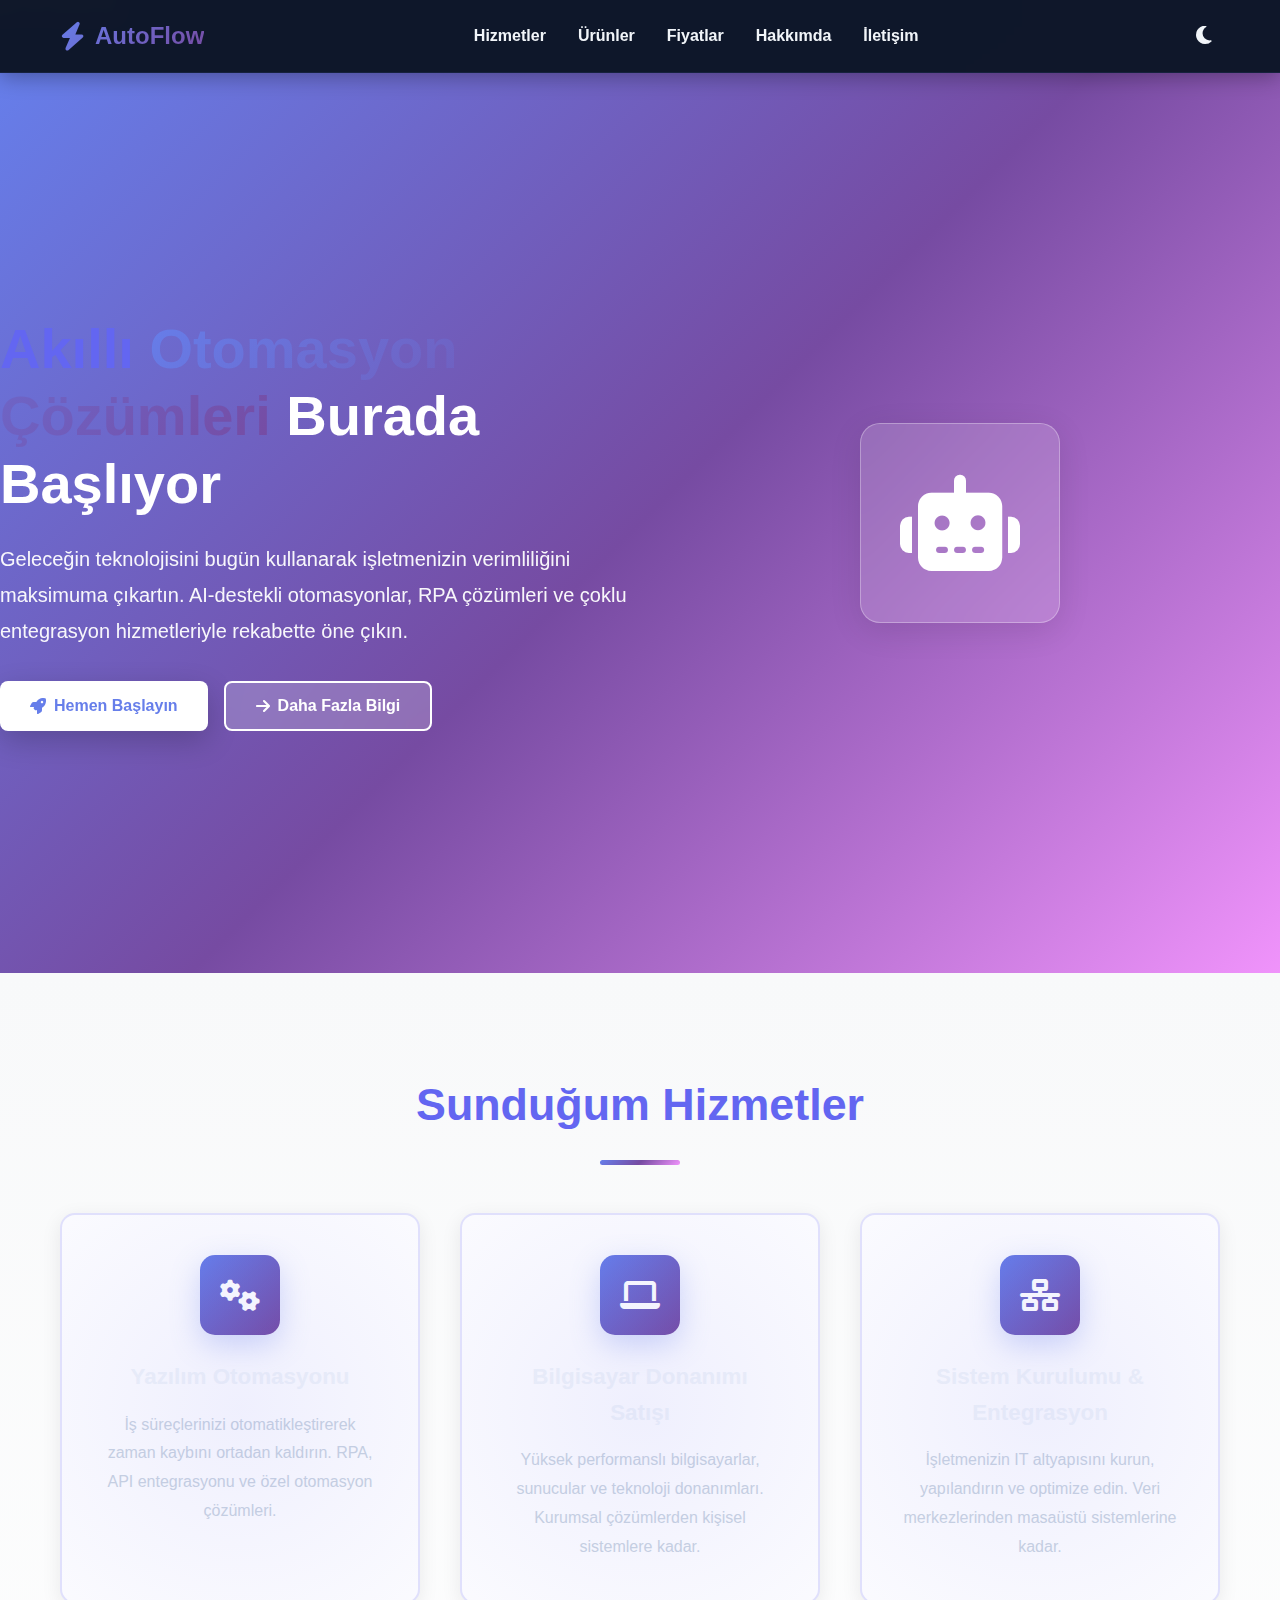
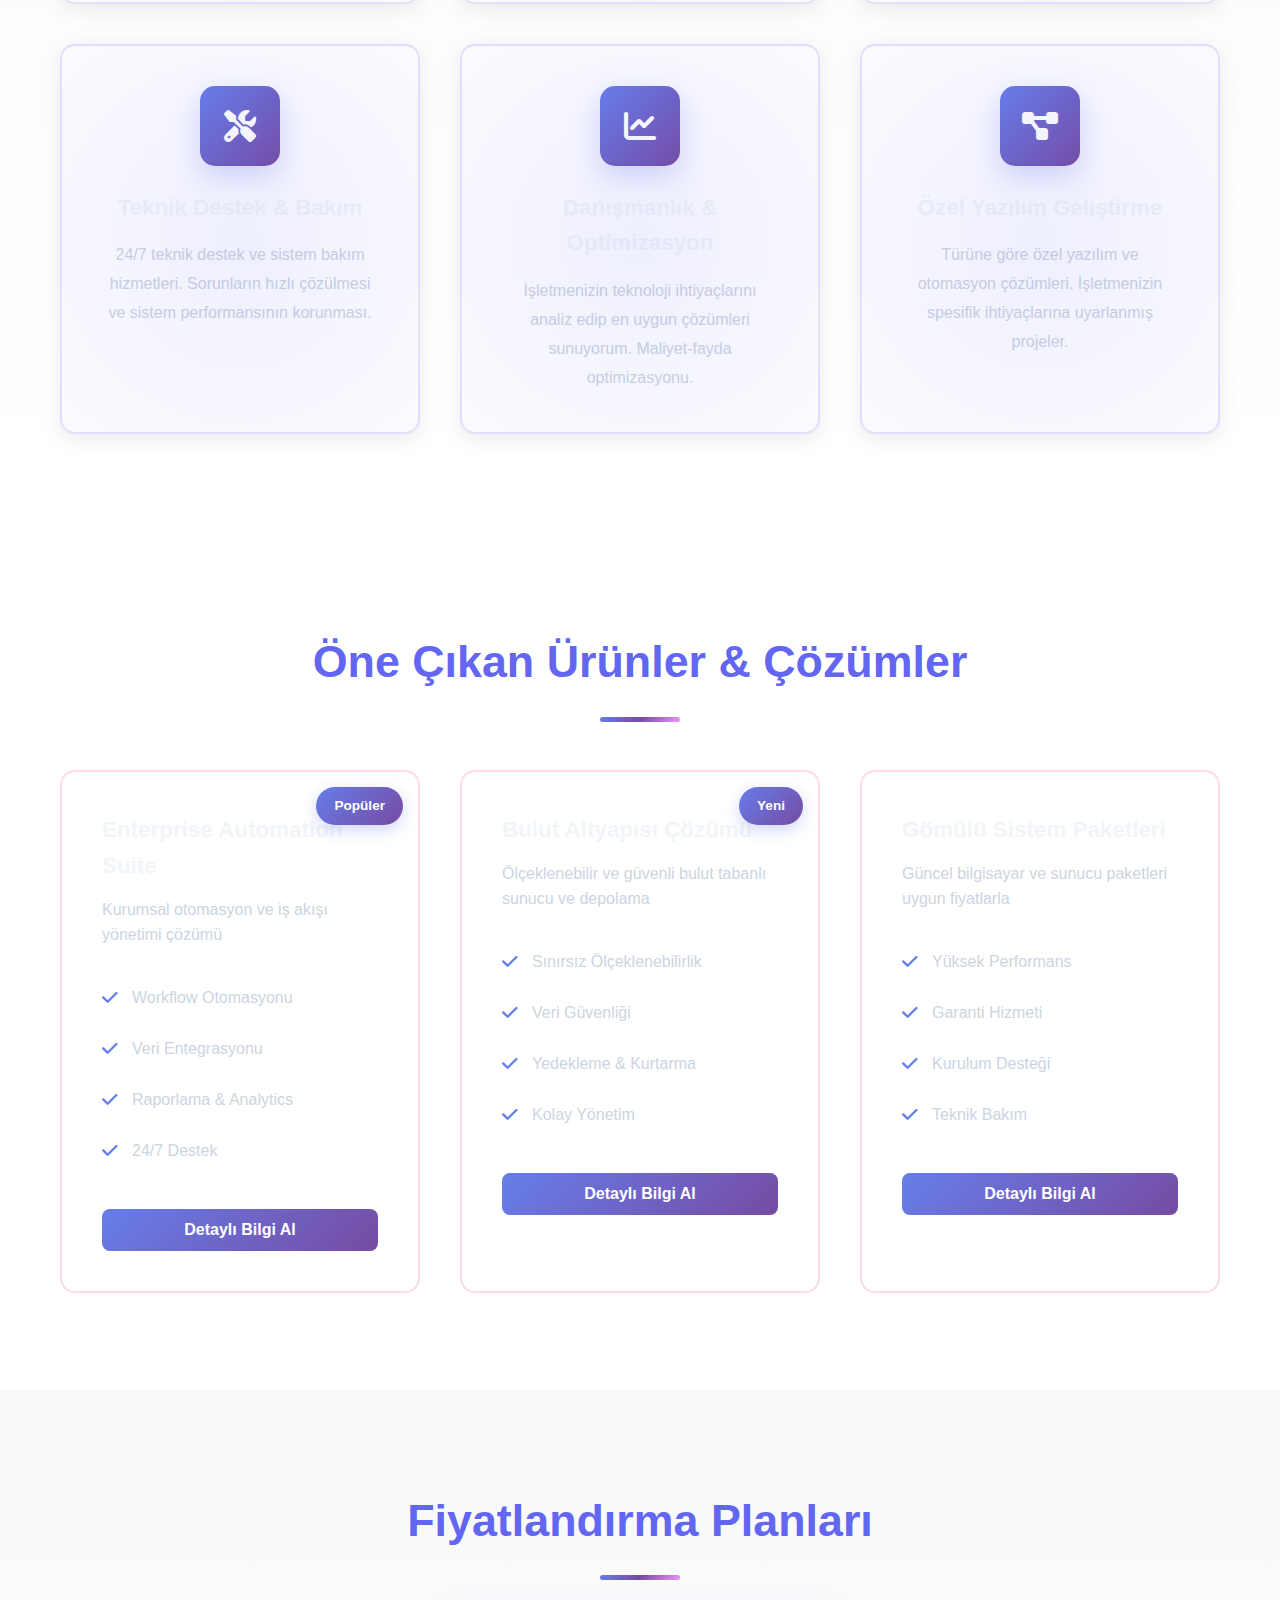
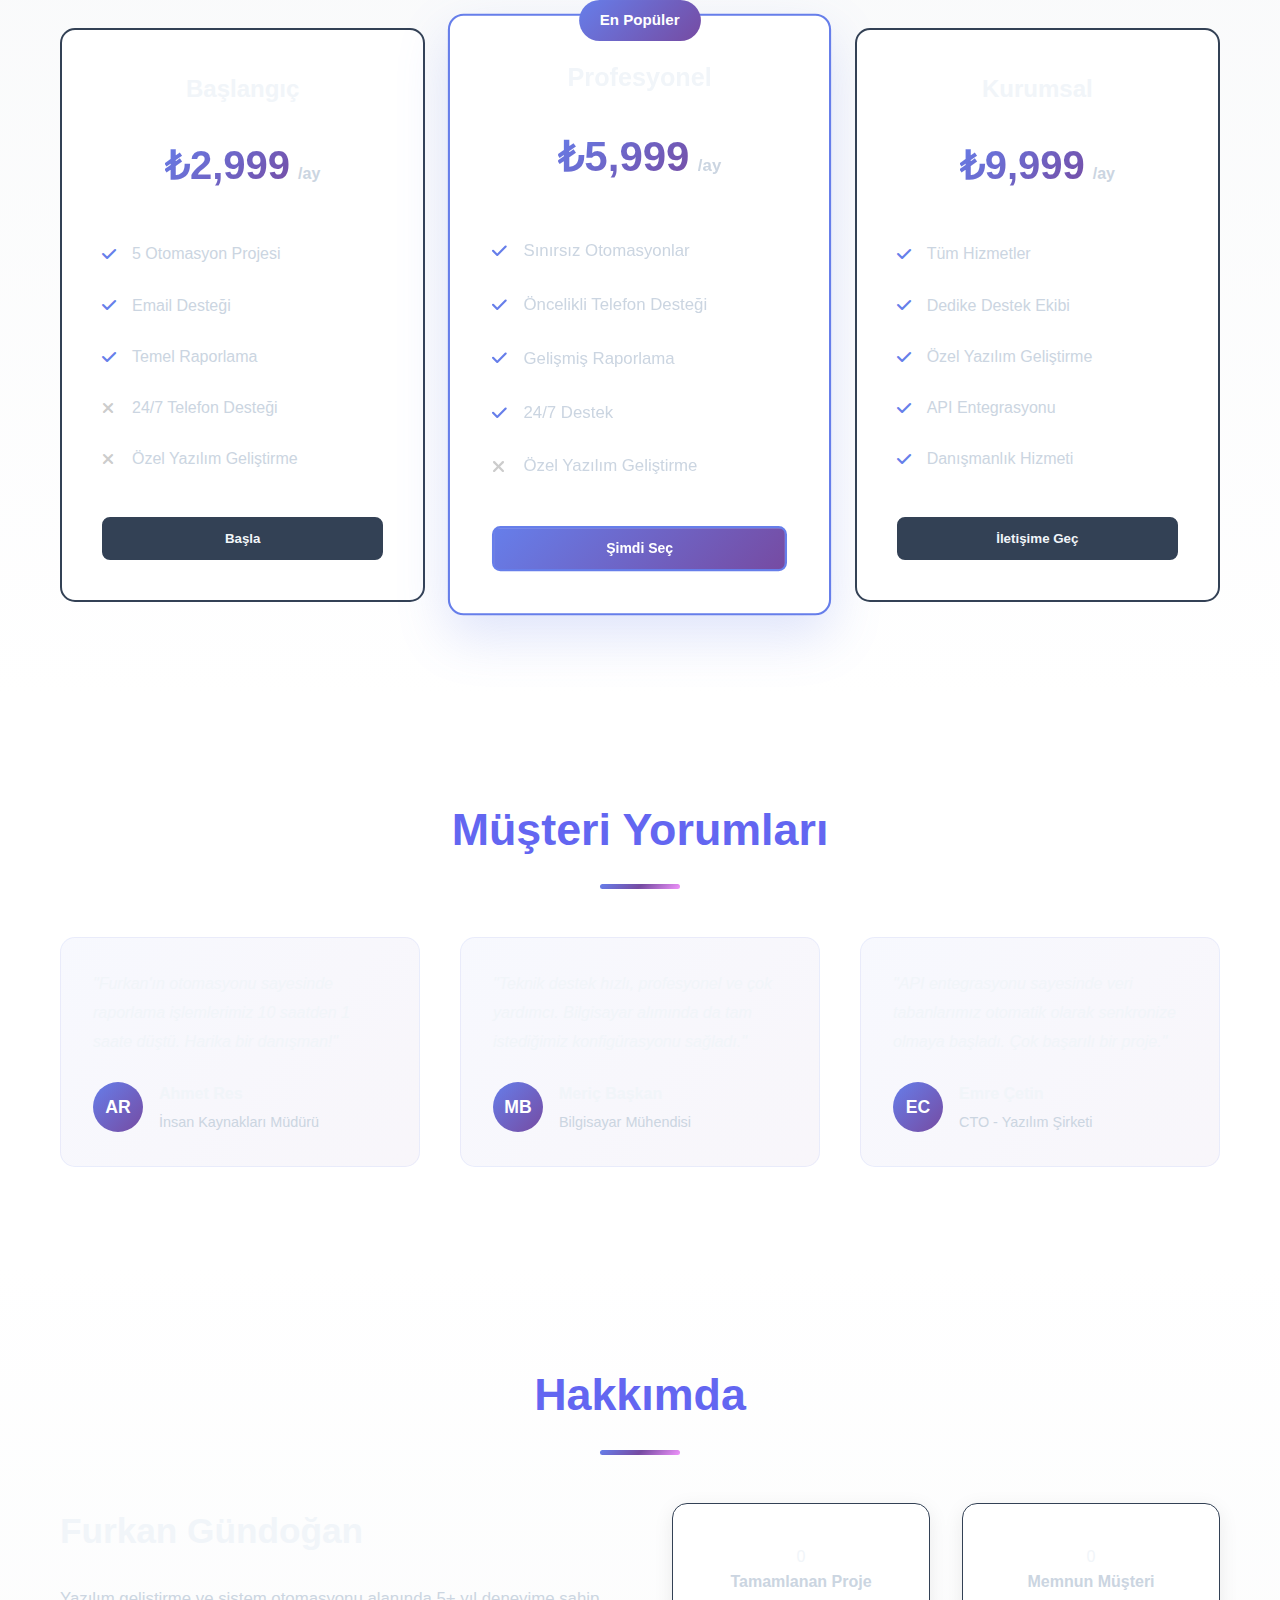
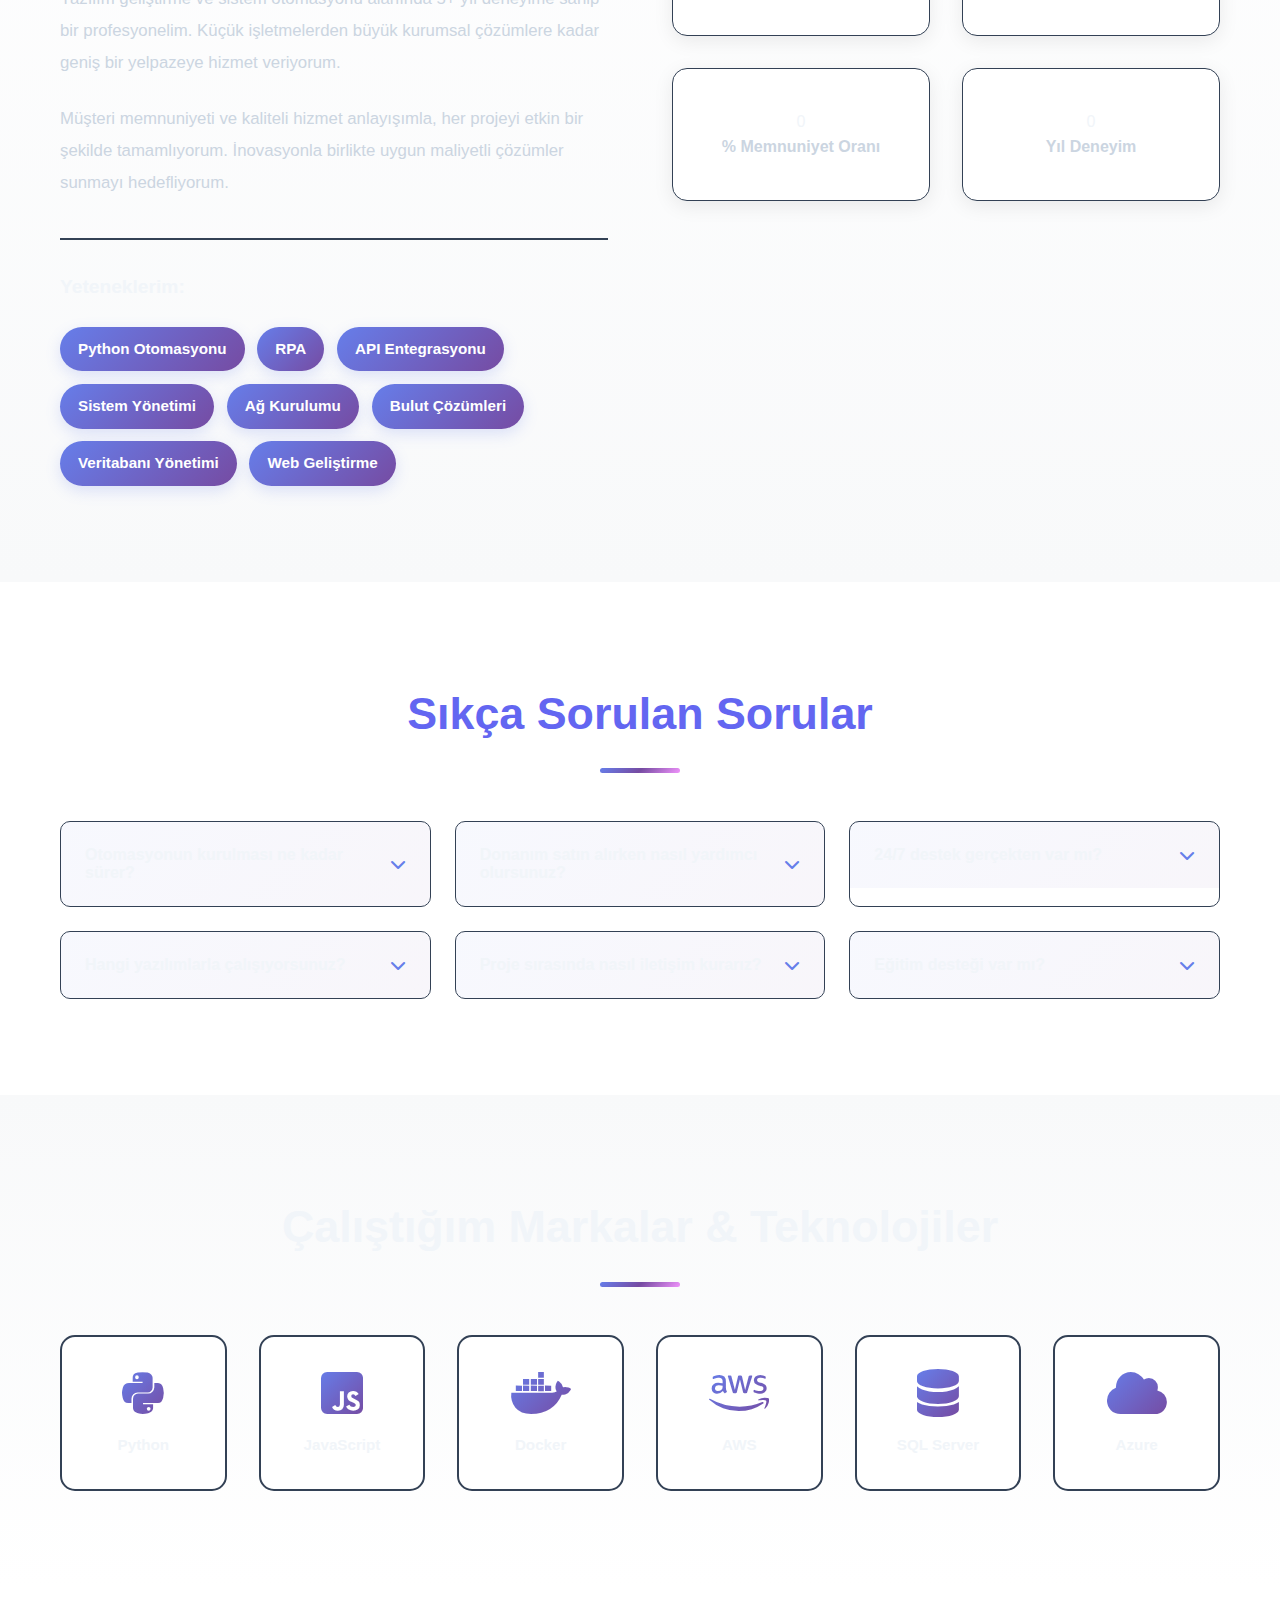
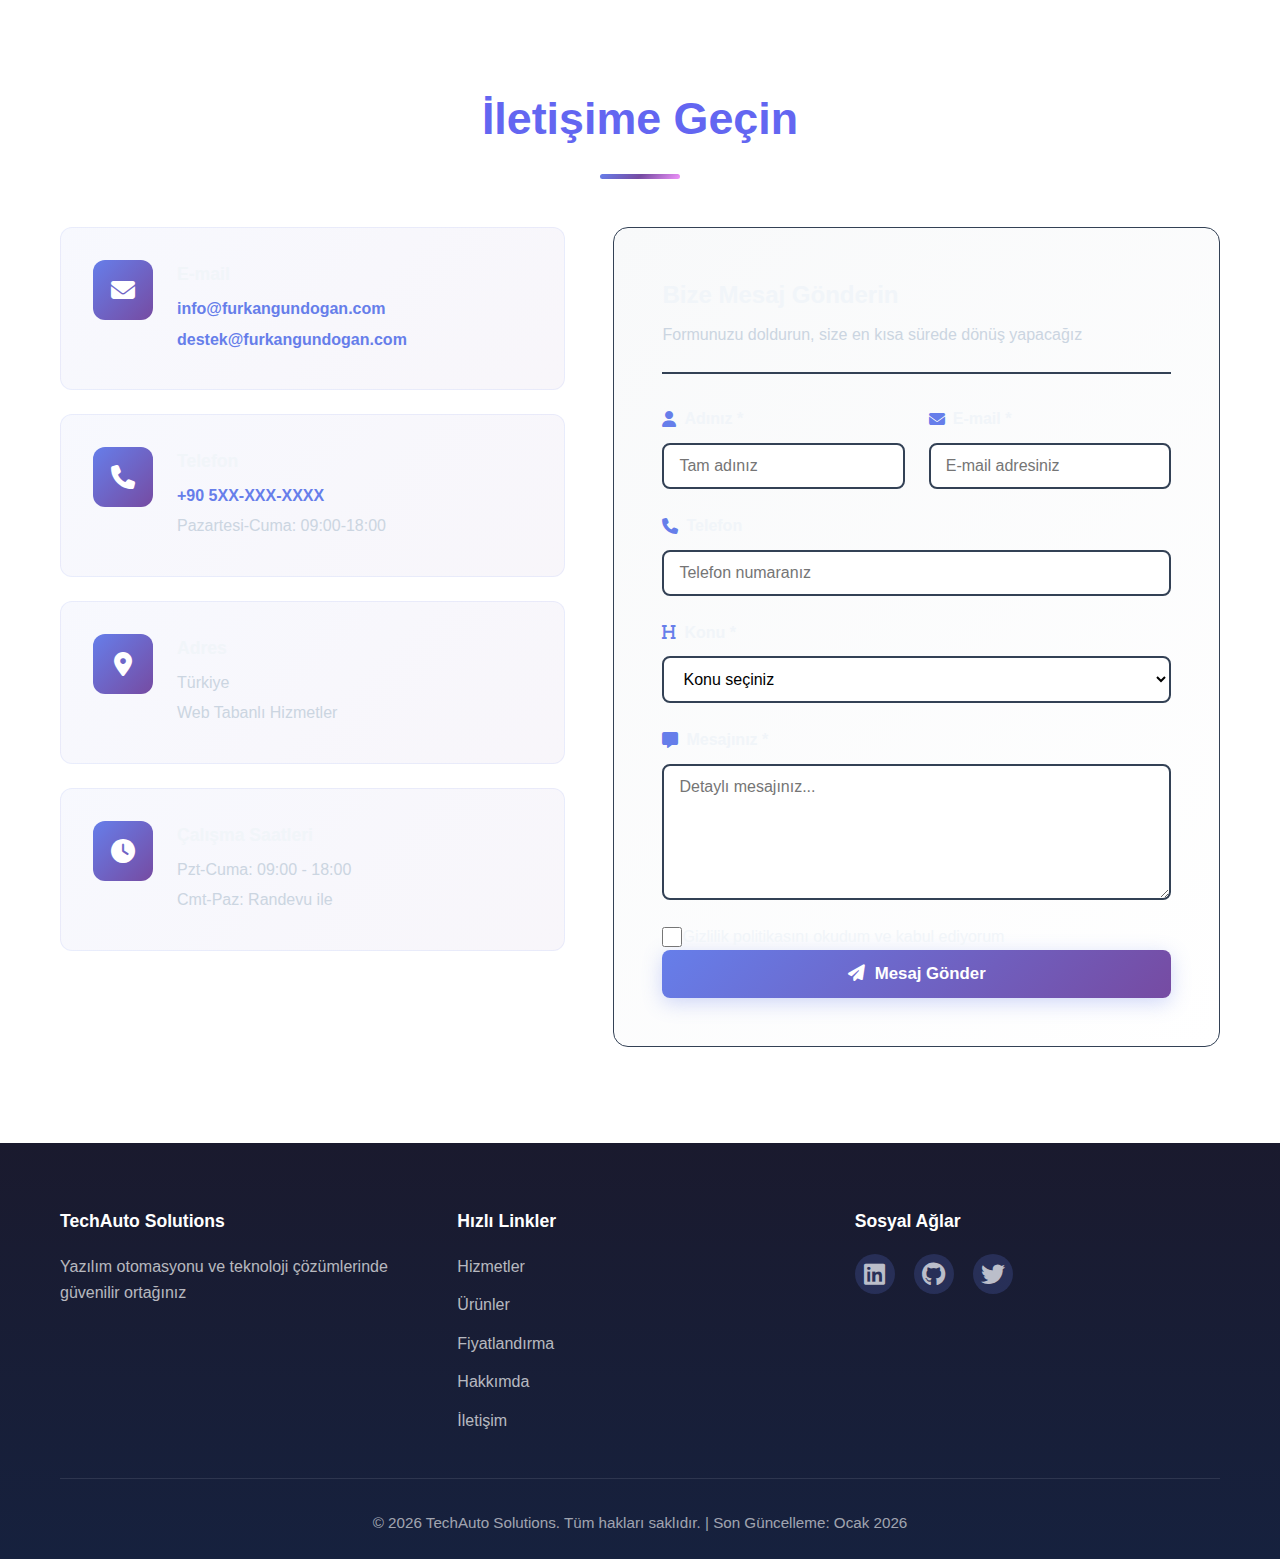
<file: index.html>
<!DOCTYPE html>
<html lang="tr">
<head>
    <meta charset="UTF-8">
    <meta name="viewport" content="width=device-width, initial-scale=1.0">
    <meta name="description" content="Yazılım otomasyonu, kurumsal çözümler ve bilgisayar donanımı satışı. Furkan Gündoğan ile işletmenizin verimliliğini artırın. Python otomasyonu, API entegrasyonu, sistem kurulumu ve 24/7 teknik destek.">
    <meta name="keywords" content="yazılım otomasyonu, RPA, otomasyonu, bilgisayar donanımı, sistem kurulumu, Python otomasyonu, API entegrasyonu, teknoloji çözümleri">
    <meta name="author" content="Furkan Gündoğan">
    <meta name="robots" content="index, follow, max-snippet:-1, max-image-preview:large, max-video-preview:-1">
    <meta property="og:title" content="AutoFlow - Akıllı Otomasyon Merkezi">
    <meta property="og:description" content="AI-destekli yazılım otomasyonu, RPA çözümleri ve kurumsal teknoloji entegrasyonuyla işletmenizin geleceğini şekillendir.">
    <meta property="og:type" content="website">
    <meta property="og:url" content="https://furkangundogan66.github.io/">
    <meta property="og:image" content="https://furkangundogan66.github.io/og-image.png">
    <meta name="twitter:card" content="summary_large_image">
    <meta name="twitter:title" content="AutoFlow - Akıllı Otomasyon Merkezi">
    <meta name="twitter:description" content="AI-destekli yazılım otomasyonu, RPA çözümleri ve kurumsal teknoloji entegrasyonuyla işletmenizin geleceğini şekillendir.">
    <meta name="language" content="Turkish">
    <meta name="revisit-after" content="7 days">
    <link rel="canonical" href="https://furkangundogan66.github.io/">
    <meta name="google-site-verification" content="google8f3d8e7c5b9a2f1e4d6c9b0a3f5e8d1c">
    <link rel="icon" type="image/x-icon" href="data:image/svg+xml,<svg xmlns='http://www.w3.org/2000/svg' viewBox='0 0 100 100'><text y='75' font-size='75' fill='%236366f1'>⚡</text></svg>">
    <title>AutoFlow - Akıllı Otomasyon Merkezi</title>
    <link rel="stylesheet" href="styles.css">
    <link rel="stylesheet" href="https://cdnjs.cloudflare.com/ajax/libs/font-awesome/6.4.0/css/all.min.css">
    
    <!-- Structured Data (JSON-LD) -->
    <script type="application/ld+json">
    {
        "@context": "https://schema.org",
        "@type": "LocalBusiness",
        "name": "AutoFlow",
        "image": "https://furkangundogan66.github.io/og-image.png",
        "description": "AI-destekli yazılım otomasyonu, RPA çözümleri ve kurumsal teknoloji entegrasyonu",
        "url": "https://furkangundogan66.github.io",
        "telephone": "+90 5XX-XXX-XXXX",
        "email": "info@furkangundogan.com",
        "address": {
            "@type": "PostalAddress",
            "streetAddress": "Online Services",
            "addressCountry": "TR"
        },
        "sameAs": [
            "https://www.linkedin.com/in/furkan-gundogan",
            "https://github.com/furkangundogan66"
        ],
        "priceRange": "₺₺"
    }
    </script>
</head>
<body>
    <!-- Navigation -->
    <nav class="navbar">
        <div class="container">
            <div class="logo">
                <i class="fas fa-bolt"></i>
                <span>AutoFlow</span>
            </div>
            <ul class="nav-links">
                <li><a href="#hizmetler">Hizmetler</a></li>
                <li><a href="#urunler">Ürünler</a></li>
                <li><a href="#fiyatlandirma">Fiyatlar</a></li>
                <li><a href="#hakkimda">Hakkımda</a></li>
                <li><a href="#iletisim">İletişim</a></li>
            </ul>
            <button id="themeToggle" class="theme-toggle" title="Tema Değiştir">
                <i class="fas fa-moon"></i>
            </button>
        </div>
    </nav>

    <!-- Hero Section -->
    <section class="hero">
        <div class="stars"></div>
        <div class="hero-content">
            <h1><span class="neon-element">Akıllı</span> <span class="gradient-text">Otomasyon Çözümleri</span> Burada Başlıyor</h1>
            <p>Geleceğin teknolojisini bugün kullanarak işletmenizin verimliliğini maksimuma çıkartın. AI-destekli otomasyonlar, RPA çözümleri ve çoklu entegrasyon hizmetleriyle rekabette öne çıkın.</p>
            <div class="hero-buttons">
                <button class="cta-btn primary" onclick="document.getElementById('iletisim').scrollIntoView({behavior: 'smooth'})">
                    <i class="fas fa-rocket animated-icon"></i> Hemen Başlayın
                </button>
                <button class="cta-btn secondary" onclick="document.getElementById('urunler').scrollIntoView({behavior: 'smooth'})">
                    <i class="fas fa-arrow-right"></i> Daha Fazla Bilgi
                </button>
            </div>
        </div>
        <div class="hero-image">
            <div class="floating-card neon-glow-pink">
                <i class="fas fa-robot"></i>
            </div>
        </div>
    </section>

    <!-- Services Section -->
    <section id="hizmetler" class="services">
        <div class="container">
            <h2 class="section-title neon-element">Sunduğum Hizmetler</h2>
            <div class="services-grid">
                <div class="service-card neon-glow-card">
                    <div class="service-icon">
                        <i class="fas fa-cogs animated-icon"></i>
                    </div>
                    <h3>Yazılım Otomasyonu</h3>
                    <p>İş süreçlerinizi otomatikleştirerek zaman kaybını ortadan kaldırın. RPA, API entegrasyonu ve özel otomasyon çözümleri.</p>
                </div>
                <div class="service-card neon-glow-card">
                    <div class="service-icon">
                        <i class="fas fa-laptop animated-icon"></i>
                    </div>
                    <h3>Bilgisayar Donanımı Satışı</h3>
                    <p>Yüksek performanslı bilgisayarlar, sunucular ve teknoloji donanımları. Kurumsal çözümlerden kişisel sistemlere kadar.</p>
                </div>
                <div class="service-card">
                    <div class="service-icon">
                        <i class="fas fa-network-wired"></i>
                    </div>
                    <h3>Sistem Kurulumu & Entegrasyon</h3>
                    <p>İşletmenizin IT altyapısını kurun, yapılandırın ve optimize edin. Veri merkezlerinden masaüstü sistemlerine kadar.</p>
                </div>
                <div class="service-card">
                    <div class="service-icon">
                        <i class="fas fa-tools"></i>
                    </div>
                    <h3>Teknik Destek & Bakım</h3>
                    <p>24/7 teknik destek ve sistem bakım hizmetleri. Sorunların hızlı çözülmesi ve sistem performansının korunması.</p>
                </div>
                <div class="service-card">
                    <div class="service-icon">
                        <i class="fas fa-chart-line"></i>
                    </div>
                    <h3>Danışmanlık & Optimizasyon</h3>
                    <p>İşletmenizin teknoloji ihtiyaçlarını analiz edip en uygun çözümleri sunuyorum. Maliyet-fayda optimizasyonu.</p>
                </div>
                <div class="service-card">
                    <div class="service-icon">
                        <i class="fas fa-project-diagram"></i>
                    </div>
                    <h3>Özel Yazılım Geliştirme</h3>
                    <p>Türüne göre özel yazılım ve otomasyon çözümleri. İşletmenizin spesifik ihtiyaçlarına uyarlanmış projeler.</p>
                </div>
            </div>
        </div>
    </section>

    <!-- Products Section -->
    <section id="urunler" class="products">
        <div class="container">
            <h2 class="section-title neon-element">Öne Çıkan Ürünler & Çözümler</h2>
            <div class="products-grid">
                <div class="product-card">
                    <div class="product-badge">Popüler</div>
                    <h3>Enterprise Automation Suite</h3>
                    <p>Kurumsal otomasyon ve iş akışı yönetimi çözümü</p>
                    <ul class="features">
                        <li><i class="fas fa-check"></i> Workflow Otomasyonu</li>
                        <li><i class="fas fa-check"></i> Veri Entegrasyonu</li>
                        <li><i class="fas fa-check"></i> Raporlama & Analytics</li>
                        <li><i class="fas fa-check"></i> 24/7 Destek</li>
                    </ul>
                    <button class="product-btn">Detaylı Bilgi Al</button>
                </div>
                <div class="product-card">
                    <div class="product-badge">Yeni</div>
                    <h3>Bulut Altyapısı Çözümü</h3>
                    <p>Ölçeklenebilir ve güvenli bulut tabanlı sunucu ve depolama</p>
                    <ul class="features">
                        <li><i class="fas fa-check"></i> Sınırsız Ölçeklenebilirlik</li>
                        <li><i class="fas fa-check"></i> Veri Güvenliği</li>
                        <li><i class="fas fa-check"></i> Yedekleme & Kurtarma</li>
                        <li><i class="fas fa-check"></i> Kolay Yönetim</li>
                    </ul>
                    <button class="product-btn">Detaylı Bilgi Al</button>
                </div>
                <div class="product-card">
                    <h3>Gömülü Sistem Paketleri</h3>
                    <p>Güncel bilgisayar ve sunucu paketleri uygun fiyatlarla</p>
                    <ul class="features">
                        <li><i class="fas fa-check"></i> Yüksek Performans</li>
                        <li><i class="fas fa-check"></i> Garanti Hizmeti</li>
                        <li><i class="fas fa-check"></i> Kurulum Desteği</li>
                        <li><i class="fas fa-check"></i> Teknik Bakım</li>
                    </ul>
                    <button class="product-btn">Detaylı Bilgi Al</button>
                </div>
            </div>
        </div>
    </section>

    <!-- Pricing Section -->
    <section id="fiyatlandirma" class="pricing">
        <div class="container">
            <h2 class="section-title neon-element">Fiyatlandırma Planları</h2>
            <div class="pricing-grid">
                <div class="pricing-card">
                    <div class="pricing-header">
                        <h3>Başlangıç</h3>
                        <div class="price">
                            <span class="amount">₺2,999</span>
                            <span class="period">/ay</span>
                        </div>
                    </div>
                    <ul class="pricing-features">
                        <li><i class="fas fa-check"></i> 5 Otomasyon Projesi</li>
                        <li><i class="fas fa-check"></i> Email Desteği</li>
                        <li><i class="fas fa-check"></i> Temel Raporlama</li>
                        <li><i class="fas fa-times"></i> 24/7 Telefon Desteği</li>
                        <li><i class="fas fa-times"></i> Özel Yazılım Geliştirme</li>
                    </ul>
                    <button class="pricing-btn">Başla</button>
                </div>
                <div class="pricing-card featured">
                    <div class="featured-badge">En Popüler</div>
                    <div class="pricing-header">
                        <h3>Profesyonel</h3>
                        <div class="price">
                            <span class="amount">₺5,999</span>
                            <span class="period">/ay</span>
                        </div>
                    </div>
                    <ul class="pricing-features">
                        <li><i class="fas fa-check"></i> Sınırsız Otomasyonlar</li>
                        <li><i class="fas fa-check"></i> Öncelikli Telefon Desteği</li>
                        <li><i class="fas fa-check"></i> Gelişmiş Raporlama</li>
                        <li><i class="fas fa-check"></i> 24/7 Destek</li>
                        <li><i class="fas fa-times"></i> Özel Yazılım Geliştirme</li>
                    </ul>
                    <button class="pricing-btn featured-btn">Şimdi Seç</button>
                </div>
                <div class="pricing-card">
                    <div class="pricing-header">
                        <h3>Kurumsal</h3>
                        <div class="price">
                            <span class="amount">₺9,999</span>
                            <span class="period">/ay</span>
                        </div>
                    </div>
                    <ul class="pricing-features">
                        <li><i class="fas fa-check"></i> Tüm Hizmetler</li>
                        <li><i class="fas fa-check"></i> Dedike Destek Ekibi</li>
                        <li><i class="fas fa-check"></i> Özel Yazılım Geliştirme</li>
                        <li><i class="fas fa-check"></i> API Entegrasyonu</li>
                        <li><i class="fas fa-check"></i> Danışmanlık Hizmeti</li>
                    </ul>
                    <button class="pricing-btn">İletişime Geç</button>
                </div>
            </div>
        </div>
    </section>

    <!-- Testimonials Section -->
    <section class="testimonials">
        <div class="container">
            <h2 class="section-title neon-element">Müşteri Yorumları</h2>
            <div class="testimonials-grid">
                <div class="testimonial-card">
                    <div class="stars">
                        <i class="fas fa-star"></i>
                        <i class="fas fa-star"></i>
                        <i class="fas fa-star"></i>
                        <i class="fas fa-star"></i>
                        <i class="fas fa-star"></i>
                    </div>
                    <p class="testimonial-text">"Furkan'ın otomasyonu sayesinde raporlama işlemlerimiz 10 saatden 1 saate düştü. Harika bir danışman!"</p>
                    <div class="testimonial-author">
                        <div class="author-avatar">AR</div>
                        <div>
                            <h4>Ahmet Res</h4>
                            <p>İnsan Kaynakları Müdürü</p>
                        </div>
                    </div>
                </div>
                <div class="testimonial-card">
                    <div class="stars">
                        <i class="fas fa-star"></i>
                        <i class="fas fa-star"></i>
                        <i class="fas fa-star"></i>
                        <i class="fas fa-star"></i>
                        <i class="fas fa-star"></i>
                    </div>
                    <p class="testimonial-text">"Teknik destek hızlı, profesyonel ve çok yardımcı. Bilgisayar alımında da tam istediğimiz konfigürasyonu sağladı."</p>
                    <div class="testimonial-author">
                        <div class="author-avatar">MB</div>
                        <div>
                            <h4>Meriç Başkan</h4>
                            <p>Bilgisayar Mühendisi</p>
                        </div>
                    </div>
                </div>
                <div class="testimonial-card">
                    <div class="stars">
                        <i class="fas fa-star"></i>
                        <i class="fas fa-star"></i>
                        <i class="fas fa-star"></i>
                        <i class="fas fa-star"></i>
                        <i class="fas fa-star"></i>
                    </div>
                    <p class="testimonial-text">"API entegrasyonu sayesinde veri tabanlarımız otomatik olarak senkronize olmaya başladı. Çok başarılı bir proje."</p>
                    <div class="testimonial-author">
                        <div class="author-avatar">EC</div>
                        <div>
                            <h4>Emre Çetin</h4>
                            <p>CTO - Yazılım Şirketi</p>
                        </div>
                    </div>
                </div>
            </div>
        </div>
    </section>

    <!-- About Section -->
    <section id="hakkimda" class="about">
        <div class="container">
            <h2 class="section-title neon-element">Hakkımda</h2>
            <div class="about-content">
                <div class="about-text">
                    <h3>Furkan Gündoğan</h3>
                    <p>Yazılım geliştirme ve sistem otomasyonu alanında 5+ yıl deneyime sahip bir profesyonelim. Küçük işletmelerden büyük kurumsal çözümlere kadar geniş bir yelpazeye hizmet veriyorum.</p>
                    <p>Müşteri memnuniyeti ve kaliteli hizmet anlayışımla, her projeyi etkin bir şekilde tamamlıyorum. İnovasyonla birlikte uygun maliyetli çözümler sunmayı hedefliyorum.</p>
                    <div class="skills">
                        <h4>Yeteneklerim:</h4>
                        <div class="skills-list">
                            <span class="skill-tag">Python Otomasyonu</span>
                            <span class="skill-tag">RPA</span>
                            <span class="skill-tag">API Entegrasyonu</span>
                            <span class="skill-tag">Sistem Yönetimi</span>
                            <span class="skill-tag">Ağ Kurulumu</span>
                            <span class="skill-tag">Bulut Çözümleri</span>
                            <span class="skill-tag">Veritabanı Yönetimi</span>
                            <span class="skill-tag">Web Geliştirme</span>
                        </div>
                    </div>
                </div>
                <div class="about-stats">
                    <div class="stat">
                        <div class="stat-counter" data-target="100">0</div>
                        <p>Tamamlanan Proje</p>
                    </div>
                    <div class="stat">
                        <div class="stat-counter" data-target="50">0</div>
                        <p>Memnun Müşteri</p>
                    </div>
                    <div class="stat">
                        <div class="stat-counter" data-target="99">0</div>
                        <p><span>%</span> Memnuniyet Oranı</p>
                    </div>
                    <div class="stat">
                        <div class="stat-counter" data-target="5">0</div>
                        <p>Yıl Deneyim</p>
                    </div>
                </div>
            </div>
        </div>
    </section>

    <!-- FAQ Section -->
    <section class="faq">
        <div class="container">
            <h2 class="section-title neon-element">Sıkça Sorulan Sorular</h2>
            <div class="faq-grid">
                <div class="faq-item">
                    <button class="faq-question">
                        <span>Otomasyonun kurulması ne kadar sürer?</span>
                        <i class="fas fa-chevron-down"></i>
                    </button>
                    <div class="faq-answer">
                        <p>Proje karmaşıklığına bağlı olarak 2-8 hafta arasında değişir. Basit otomasyonlar birkaç gün içinde tamamlanabilir, kurumsal çözümler daha fazla zaman gerektirir.</p>
                    </div>
                </div>
                <div class="faq-item">
                    <button class="faq-question">
                        <span>Donanım satın alırken nasıl yardımcı olursunuz?</span>
                        <i class="fas fa-chevron-down"></i>
                    </button>
                    <div class="faq-answer">
                        <p>Ihtiyaçlarınızı analiz ederek en uygun konfigürasyonu önerir, kaliteli tedarikçilerden temin eder ve kurulum/konfigürasyonunu yapıyorum. Garanti hizmeti de sağlıyorum.</p>
                    </div>
                </div>
                <div class="faq-item">
                    <button class="faq-question">
                        <span>24/7 destek gerçekten var mı?</span>
                        <i class="fas fa-chevron-down"></i>
                    </button>
                    <div class="faq-answer">
                        <p>Evet, Profesyonel ve Kurumsal planlarımızda 24/7 teknik destek bulunmaktadır. Acil durumlarda hızlı müdahale sağlıyorum.</p>
                    </div>
                </div>
                <div class="faq-item">
                    <button class="faq-question">
                        <span>Hangi yazılımlarla çalışıyorsunuz?</span>
                        <i class="fas fa-chevron-down"></i>
                    </button>
                    <div class="faq-answer">
                        <p>Python, C#, JavaScript, SQL ve daha birçok teknoloji ile çalışıyorum. Ayrıca SAP, Oracle, Salesforce gibi enterprise çözümleriyle de entegrasyon yapıyorum.</p>
                    </div>
                </div>
                <div class="faq-item">
                    <button class="faq-question">
                        <span>Proje sırasında nasıl iletişim kurarız?</span>
                        <i class="fas fa-chevron-down"></i>
                    </button>
                    <div class="faq-answer">
                        <p>Düzenli raporlama, haftalık toplantılar ve acil durumlarda anında iletişim sağlıyorum. Tercih ettiğiniz iletişim kanalını kullanabiliriz.</p>
                    </div>
                </div>
                <div class="faq-item">
                    <button class="faq-question">
                        <span>Eğitim desteği var mı?</span>
                        <i class="fas fa-chevron-down"></i>
                    </button>
                    <div class="faq-answer">
                        <p>Evet, tüm çözümlerin kurulum ve kullanımı için detaylı eğitim ve dokümantasyon sağlıyorum. Takımınızın hızlıca adaptasyonunu sağlarız.</p>
                    </div>
                </div>
            </div>
        </div>
    </section>

    <!-- Partners Section -->
    <section class="partners">
        <div class="container">
            <h2 class="section-title">Çalıştığım Markalar & Teknolojiler</h2>
            <div class="partners-grid">
                <div class="partner-logo">
                    <i class="fab fa-python"></i>
                    <p>Python</p>
                </div>
                <div class="partner-logo">
                    <i class="fab fa-js-square"></i>
                    <p>JavaScript</p>
                </div>
                <div class="partner-logo">
                    <i class="fab fa-docker"></i>
                    <p>Docker</p>
                </div>
                <div class="partner-logo">
                    <i class="fab fa-aws"></i>
                    <p>AWS</p>
                </div>
                <div class="partner-logo">
                    <i class="fas fa-database"></i>
                    <p>SQL Server</p>
                </div>
                <div class="partner-logo">
                    <i class="fas fa-cloud"></i>
                    <p>Azure</p>
                </div>
            </div>
        </div>
    </section>

    <!-- Contact Section -->
    <section id="iletisim" class="contact">
        <div class="container">
            <h2 class="section-title neon-element">İletişime Geçin</h2>
            <div class="contact-content">
                <div class="contact-info">
                    <div class="info-card">
                        <div class="info-icon">
                            <i class="fas fa-envelope"></i>
                        </div>
                        <div>
                            <h4>E-mail</h4>
                            <p><a href="mailto:info@furkangundogan.com">info@furkangundogan.com</a></p>
                            <p><a href="mailto:destek@furkangundogan.com">destek@furkangundogan.com</a></p>
                        </div>
                    </div>
                    <div class="info-card">
                        <div class="info-icon">
                            <i class="fas fa-phone"></i>
                        </div>
                        <div>
                            <h4>Telefon</h4>
                            <p><a href="tel:+905XXXXXXXXX">+90 5XX-XXX-XXXX</a></p>
                            <p>Pazartesi-Cuma: 09:00-18:00</p>
                        </div>
                    </div>
                    <div class="info-card">
                        <div class="info-icon">
                            <i class="fas fa-map-marker-alt"></i>
                        </div>
                        <div>
                            <h4>Adres</h4>
                            <p>Türkiye</p>
                            <p>Web Tabanlı Hizmetler</p>
                        </div>
                    </div>
                    <div class="info-card">
                        <div class="info-icon">
                            <i class="fas fa-clock"></i>
                        </div>
                        <div>
                            <h4>Çalışma Saatleri</h4>
                            <p>Pzt-Cuma: 09:00 - 18:00</p>
                            <p>Cmt-Paz: Randevu ile</p>
                        </div>
                    </div>
                </div>
                <form class="contact-form" id="contactForm">
                    <div class="form-header">
                        <h3>Bize Mesaj Gönderin</h3>
                        <p>Formunuzu doldurun, size en kısa sürede dönüş yapacağız</p>
                    </div>
                    <div class="form-grid">
                        <div class="form-group">
                            <label for="name"><i class="fas fa-user"></i> Adınız *</label>
                            <input type="text" id="name" placeholder="Tam adınız" required>
                        </div>
                        <div class="form-group">
                            <label for="email"><i class="fas fa-envelope"></i> E-mail *</label>
                            <input type="email" id="email" placeholder="E-mail adresiniz" required>
                        </div>
                    </div>
                    <div class="form-group">
                        <label for="phone"><i class="fas fa-phone"></i> Telefon</label>
                        <input type="tel" id="phone" placeholder="Telefon numaranız">
                    </div>
                    <div class="form-group">
                        <label for="subject"><i class="fas fa-heading"></i> Konu *</label>
                        <select id="subject" required>
                            <option value="">Konu seçiniz</option>
                            <option value="yazilim-otomasyonu">Yazılım Otomasyonu</option>
                            <option value="donanim-satisi">Donanım Satışı</option>
                            <option value="sistem-kurulumu">Sistem Kurulumu</option>
                            <option value="teknik-destek">Teknik Destek</option>
                            <option value="diger">Diğer</option>
                        </select>
                    </div>
                    <div class="form-group">
                        <label for="message"><i class="fas fa-message"></i> Mesajınız *</label>
                        <textarea id="message" placeholder="Detaylı mesajınız..." rows="6" required></textarea>
                    </div>
                    <div class="form-group checkbox">
                        <input type="checkbox" id="privacy" required>
                        <label for="privacy">Gizlilik politikasını okudum ve kabul ediyorum</label>
                    </div>
                    <button type="submit" class="submit-btn">
                        <i class="fas fa-paper-plane"></i> Mesaj Gönder
                    </button>
                    <div class="form-status" id="formStatus"></div>
                </form>
            </div>
        </div>
    </section>

    <!-- Footer -->
    <footer class="footer">
        <div class="container">
            <div class="footer-content">
                <div class="footer-section">
                    <h4>TechAuto Solutions</h4>
                    <p>Yazılım otomasyonu ve teknoloji çözümlerinde güvenilir ortağınız</p>
                </div>
                <div class="footer-section">
                    <h4>Hızlı Linkler</h4>
                    <ul>
                        <li><a href="#hizmetler">Hizmetler</a></li>
                        <li><a href="#urunler">Ürünler</a></li>
                        <li><a href="#fiyatlandirma">Fiyatlandırma</a></li>
                        <li><a href="#hakkimda">Hakkımda</a></li>
                        <li><a href="#iletisim">İletişim</a></li>
                    </ul>
                </div>
                <div class="footer-section">
                    <h4>Sosyal Ağlar</h4>
                    <div class="social-links">
                        <a href="#" title="LinkedIn"><i class="fab fa-linkedin"></i></a>
                        <a href="#" title="GitHub"><i class="fab fa-github"></i></a>
                        <a href="#" title="Twitter"><i class="fab fa-twitter"></i></a>
                    </div>
                </div>
            </div>
            <div class="footer-bottom">
                <p>&copy; 2026 TechAuto Solutions. Tüm hakları saklıdır. | Son Güncelleme: Ocak 2026</p>
            </div>
        </div>
    </footer>

    <!-- Back to Top Button -->
    <button id="backToTop" class="back-to-top" title="Yukarı Git">
        <i class="fas fa-arrow-up"></i>
    </button>

    <script src="script.js"></script>
</body>
</html>
</file>
<file: styles.css>
/* Global Styles */
* {
    margin: 0;
    padding: 0;
    box-sizing: border-box;
}

html {
    scroll-behavior: smooth;
}

:root {
    --primary: #6366f1;
    --secondary: #8b5cf6;
    --accent: #ec4899;
    --dark: #0f172a;
    --light: #f1f5f9;
    --text: #f1f5f9;
    --text-light: #cbd5e1;
    --border: #334155;
    --success: #10b981;
    --error: #ef4444;
}

body {
    font-family: 'Segoe UI', Tahoma, Geneva, Verdana, sans-serif;
    line-height: 1.6;
    color: var(--text);
    background: linear-gradient(135deg, #0f172a 0%, #1e293b 50%, #0f172a 100%);
    min-height: 100vh;
}

.container {
    max-width: 1200px;
    margin: 0 auto;
    padding: 0 20px;
}

.gradient-text {
    background: linear-gradient(135deg, #667eea 0%, #764ba2 100%, #f093fb 100%);
    -webkit-background-clip: text;
    -webkit-text-fill-color: transparent;
    background-clip: text;
}

/* Navigation */
.navbar {
    background: rgba(15, 23, 42, 0.95);
    backdrop-filter: blur(10px);
    box-shadow: 0 4px 20px rgba(0, 0, 0, 0.3);
    padding: 1rem 0;
    position: sticky;
    top: 0;
    z-index: 100;
    border-bottom: 1px solid rgba(102, 126, 234, 0.1);
}

.navbar .container {
    display: flex;
    justify-content: space-between;
    align-items: center;
}

.logo {
    display: flex;
    align-items: center;
    gap: 10px;
    font-size: 1.5rem;
    font-weight: 800;
    background: linear-gradient(135deg, #667eea 0%, #764ba2 100%);
    -webkit-background-clip: text;
    -webkit-text-fill-color: transparent;
    background-clip: text;
}

.logo i {
    font-size: 1.8rem;
    color: #667eea;
}

.nav-links {
    display: flex;
    list-style: none;
    gap: 2rem;
}

.nav-links a {
    color: var(--text);
    text-decoration: none;
    transition: all 0.3s;
    font-weight: 600;
    position: relative;
}

.nav-links a::after {
    content: '';
    position: absolute;
    bottom: -5px;
    left: 0;
    width: 0;
    height: 2px;
    background: linear-gradient(135deg, #667eea 0%, #764ba2 100%);
    transition: width 0.3s;
}

.nav-links a:hover::after {
    width: 100%;
}

.theme-toggle {
    background: none;
    border: none;
    color: var(--text);
    font-size: 1.3rem;
    cursor: pointer;
    transition: all 0.3s;
    padding: 8px;
}

.theme-toggle:hover {
    transform: rotate(20deg);
    color: #667eea;
}

/* Hero Section */
.hero {
    min-height: 100vh;
    display: flex;
    align-items: center;
    justify-content: space-between;
    background: linear-gradient(135deg, #667eea 0%, #764ba2 50%, #f093fb 100%);
    color: white;
    padding: 6rem 0;
    overflow: hidden;
    position: relative;
}

.stars {
    position: absolute;
    width: 100%;
    height: 100%;
    top: 0;
    left: 0;
    opacity: 0.1;
}

.star {
    position: absolute;
    width: 2px;
    height: 2px;
    background: white;
    border-radius: 50%;
    animation: twinkle 3s infinite;
}

@keyframes twinkle {
    0%, 100% { opacity: 0.2; }
    50% { opacity: 1; }
}

.hero .container {
    display: flex;
    align-items: center;
    justify-content: space-between;
    gap: 3rem;
    width: 100%;
}

.hero-content {
    flex: 1;
    animation: slideInLeft 0.8s ease-out;
}

.hero h1 {
    font-size: 3.5rem;
    margin-bottom: 1.5rem;
    line-height: 1.2;
    font-weight: 800;
}

.hero p {
    font-size: 1.25rem;
    margin-bottom: 2rem;
    opacity: 0.95;
    line-height: 1.8;
}

.hero-buttons {
    display: flex;
    gap: 1rem;
    flex-wrap: wrap;
}

.cta-btn {
    padding: 14px 30px;
    border: none;
    border-radius: 8px;
    font-size: 1rem;
    font-weight: 600;
    cursor: pointer;
    transition: all 0.3s;
    display: flex;
    align-items: center;
    gap: 8px;
    backdrop-filter: blur(10px);
}

.cta-btn.primary {
    background: white;
    color: #667eea;
    box-shadow: 0 10px 30px rgba(0, 0, 0, 0.2);
}

.cta-btn.primary:hover {
    transform: translateY(-3px);
    box-shadow: 0 15px 40px rgba(0, 0, 0, 0.3);
}

.cta-btn.secondary {
    background: rgba(255, 255, 255, 0.2);
    color: white;
    border: 2px solid white;
}

.cta-btn.secondary:hover {
    background: rgba(255, 255, 255, 0.3);
    transform: translateX(5px);
}

.hero-image {
    flex: 1;
    text-align: center;
    animation: slideInRight 0.8s ease-out;
}

.floating-card {
    width: 200px;
    height: 200px;
    background: rgba(255, 255, 255, 0.15);
    backdrop-filter: blur(10px);
    border: 1px solid rgba(255, 255, 255, 0.3);
    border-radius: 20px;
    display: flex;
    align-items: center;
    justify-content: center;
    font-size: 6rem;
    margin: 0 auto;
    animation: float 3s ease-in-out infinite;
    box-shadow: 0 8px 32px rgba(0, 0, 0, 0.1);
}

@keyframes float {
    0%, 100% { transform: translateY(0px); }
    50% { transform: translateY(-30px); }
}

@keyframes slideInLeft {
    from {
        opacity: 0;
        transform: translateX(-50px);
    }
    to {
        opacity: 1;
        transform: translateX(0);
    }
}

@keyframes slideInRight {
    from {
        opacity: 0;
        transform: translateX(50px);
    }
    to {
        opacity: 1;
        transform: translateX(0);
    }
}

/* Section Titles */
.section-title {
    text-align: center;
    font-size: 2.8rem;
    margin-bottom: 3rem;
    color: var(--text);
    position: relative;
    padding-bottom: 1.5rem;
    font-weight: 800;
}

.section-title::after {
    content: '';
    position: absolute;
    width: 80px;
    height: 5px;
    background: linear-gradient(135deg, #667eea 0%, #764ba2 50%, #f093fb 100%);
    bottom: 0;
    left: 50%;
    transform: translateX(-50%);
    border-radius: 10px;
}

/* Services Section */
.services {
    padding: 6rem 0;
    background: linear-gradient(180deg, #f8f9fa 0%, #fff 100%);
}

.services-grid {
    display: grid;
    grid-template-columns: repeat(auto-fit, minmax(320px, 1fr));
    gap: 2.5rem;
}

.service-card {
    background: white;
    padding: 2.5rem;
    border-radius: 15px;
    text-align: center;
    transition: all 0.3s cubic-bezier(0.4, 0, 0.2, 1);
    box-shadow: 0 5px 20px rgba(0, 0, 0, 0.08);
    border: 1px solid rgba(102, 126, 234, 0.1);
    position: relative;
    overflow: hidden;
}

.service-card::before {
    content: '';
    position: absolute;
    top: 0;
    left: 0;
    right: 0;
    height: 4px;
    background: linear-gradient(90deg, #667eea 0%, #764ba2 100%);
}

.service-card:hover {
    transform: translateY(-15px);
    box-shadow: 0 20px 50px rgba(102, 126, 234, 0.2);
}

.service-icon {
    width: 80px;
    height: 80px;
    background: linear-gradient(135deg, #667eea 0%, #764ba2 100%);
    color: white;
    border-radius: 15px;
    display: flex;
    align-items: center;
    justify-content: center;
    margin: 0 auto 1.5rem;
    font-size: 2rem;
    box-shadow: 0 10px 30px rgba(102, 126, 234, 0.3);
}

.service-card h3 {
    color: var(--text);
    margin-bottom: 1rem;
    font-size: 1.4rem;
    font-weight: 700;
}

.service-card p {
    color: var(--text-light);
    line-height: 1.8;
}

/* Products Section */
.products {
    padding: 6rem 0;
    background: white;
}

.products-grid {
    display: grid;
    grid-template-columns: repeat(auto-fit, minmax(330px, 1fr));
    gap: 2.5rem;
}

.product-card {
    background: white;
    border: 2px solid var(--border);
    border-radius: 15px;
    padding: 2.5rem;
    transition: all 0.3s cubic-bezier(0.4, 0, 0.2, 1);
    position: relative;
    overflow: hidden;
}

.product-card::after {
    content: '';
    position: absolute;
    top: 0;
    left: -100%;
    width: 100%;
    height: 100%;
    background: linear-gradient(90deg, transparent, rgba(255, 255, 255, 0.3), transparent);
    transition: left 0.5s;
}

.product-card:hover::after {
    left: 100%;
}

.product-card:hover {
    border-color: #667eea;
    box-shadow: 0 15px 40px rgba(102, 126, 234, 0.2);
    transform: translateY(-10px);
}

.product-badge {
    position: absolute;
    top: 15px;
    right: 15px;
    background: linear-gradient(135deg, #667eea 0%, #764ba2 100%);
    color: white;
    padding: 8px 18px;
    border-radius: 25px;
    font-size: 0.85rem;
    font-weight: 700;
    box-shadow: 0 5px 15px rgba(102, 126, 234, 0.3);
}

.product-card h3 {
    color: var(--text);
    margin-bottom: 0.8rem;
    font-size: 1.4rem;
    font-weight: 700;
}

.product-card p {
    color: var(--text-light);
    margin-bottom: 1.5rem;
    line-height: 1.6;
}

.features {
    list-style: none;
    margin-bottom: 2rem;
}

.features li {
    padding: 0.8rem 0;
    color: var(--text-light);
    display: flex;
    align-items: center;
    gap: 10px;
}

.features i {
    color: #667eea;
    font-size: 1.1rem;
    min-width: 20px;
}

.product-btn {
    width: 100%;
    padding: 12px;
    background: linear-gradient(135deg, #667eea 0%, #764ba2 100%);
    color: white;
    border: none;
    border-radius: 8px;
    cursor: pointer;
    font-weight: 700;
    transition: all 0.3s;
    font-size: 1rem;
}

.product-btn:hover {
    transform: translateY(-2px);
    box-shadow: 0 10px 25px rgba(102, 126, 234, 0.4);
}

/* Pricing Section */
.pricing {
    padding: 6rem 0;
    background: linear-gradient(180deg, #f8f9fa 0%, #fff 100%);
}

.pricing-grid {
    display: grid;
    grid-template-columns: repeat(auto-fit, minmax(300px, 1fr));
    gap: 2rem;
}

.pricing-card {
    background: white;
    border: 2px solid var(--border);
    border-radius: 15px;
    padding: 2.5rem;
    transition: all 0.3s;
    position: relative;
    text-align: center;
}

.pricing-card.featured {
    border-color: #667eea;
    box-shadow: 0 20px 50px rgba(102, 126, 234, 0.2);
    transform: scale(1.05);
}

.pricing-card:hover {
    border-color: #667eea;
    box-shadow: 0 15px 40px rgba(102, 126, 234, 0.15);
    transform: translateY(-10px);
}

.pricing-card.featured:hover {
    transform: scale(1.05) translateY(-10px);
}

.featured-badge {
    position: absolute;
    top: -15px;
    left: 50%;
    transform: translateX(-50%);
    background: linear-gradient(135deg, #667eea 0%, #764ba2 100%);
    color: white;
    padding: 8px 20px;
    border-radius: 20px;
    font-weight: 700;
    font-size: 0.9rem;
}

.pricing-header h3 {
    font-size: 1.5rem;
    color: var(--text);
    margin-bottom: 1.5rem;
    font-weight: 700;
}

.price {
    display: flex;
    align-items: baseline;
    justify-content: center;
    gap: 0.5rem;
    margin-bottom: 2rem;
}

.amount {
    font-size: 2.5rem;
    font-weight: 800;
    background: linear-gradient(135deg, #667eea 0%, #764ba2 100%);
    -webkit-background-clip: text;
    -webkit-text-fill-color: transparent;
    background-clip: text;
}

.period {
    color: var(--text-light);
    font-weight: 600;
}

.pricing-features {
    list-style: none;
    margin-bottom: 2rem;
    text-align: left;
}

.pricing-features li {
    padding: 0.8rem 0;
    color: var(--text-light);
    display: flex;
    align-items: center;
    gap: 10px;
}

.pricing-features i {
    color: #667eea;
    font-size: 1rem;
    min-width: 20px;
}

.pricing-features i.fa-times {
    color: #ccc;
}

.pricing-btn {
    width: 100%;
    padding: 12px;
    background: var(--border);
    color: var(--text);
    border: 2px solid var(--border);
    border-radius: 8px;
    cursor: pointer;
    font-weight: 700;
    transition: all 0.3s;
}

.pricing-btn:hover {
    background: white;
    border-color: #667eea;
    color: #667eea;
}

.pricing-btn.featured-btn {
    background: linear-gradient(135deg, #667eea 0%, #764ba2 100%);
    color: white;
    border-color: #667eea;
}

.pricing-btn.featured-btn:hover {
    box-shadow: 0 10px 25px rgba(102, 126, 234, 0.4);
}

/* Testimonials Section */
.testimonials {
    padding: 6rem 0;
    background: white;
}

.testimonials-grid {
    display: grid;
    grid-template-columns: repeat(auto-fit, minmax(320px, 1fr));
    gap: 2.5rem;
}

.testimonial-card {
    background: linear-gradient(135deg, rgba(102, 126, 234, 0.05) 0%, rgba(118, 75, 162, 0.05) 100%);
    border: 1px solid rgba(102, 126, 234, 0.1);
    padding: 2rem;
    border-radius: 15px;
    transition: all 0.3s;
}

.testimonial-card:hover {
    transform: translateY(-10px);
    box-shadow: 0 15px 40px rgba(102, 126, 234, 0.2);
    background: linear-gradient(135deg, rgba(102, 126, 234, 0.1) 0%, rgba(118, 75, 162, 0.1) 100%);
}

.stars {
    margin-bottom: 1.5rem;
    display: flex;
    gap: 0.3rem;
}

.stars i {
    color: #ffc107;
    font-size: 1.1rem;
}

.testimonial-text {
    color: var(--text);
    margin-bottom: 1.5rem;
    line-height: 1.8;
    font-style: italic;
}

.testimonial-author {
    display: flex;
    align-items: center;
    gap: 1rem;
}

.author-avatar {
    width: 50px;
    height: 50px;
    background: linear-gradient(135deg, #667eea 0%, #764ba2 100%);
    color: white;
    border-radius: 50%;
    display: flex;
    align-items: center;
    justify-content: center;
    font-weight: 700;
    font-size: 1.1rem;
}

.testimonial-author h4 {
    color: var(--text);
    margin-bottom: 0.3rem;
    font-weight: 700;
}

.testimonial-author p {
    color: var(--text-light);
    font-size: 0.9rem;
}

/* About Section */
.about {
    padding: 6rem 0;
    background: linear-gradient(180deg, #fff 0%, #f8f9fa 100%);
}

.about-content {
    display: grid;
    grid-template-columns: 1fr 1fr;
    gap: 4rem;
    align-items: start;
}

.about-text h3 {
    font-size: 2.2rem;
    color: var(--text);
    margin-bottom: 1.5rem;
    font-weight: 800;
}

.about-text p {
    color: var(--text-light);
    margin-bottom: 1.5rem;
    line-height: 1.9;
    font-size: 1.05rem;
}

.skills {
    margin-top: 2.5rem;
    padding-top: 2rem;
    border-top: 2px solid var(--border);
}

.skills h4 {
    margin-bottom: 1.5rem;
    color: var(--text);
    font-size: 1.2rem;
    font-weight: 700;
}

.skills-list {
    display: flex;
    flex-wrap: wrap;
    gap: 0.8rem;
}

.skill-tag {
    background: linear-gradient(135deg, #667eea 0%, #764ba2 100%);
    color: white;
    padding: 10px 18px;
    border-radius: 25px;
    font-size: 0.95rem;
    font-weight: 600;
    box-shadow: 0 5px 15px rgba(102, 126, 234, 0.2);
    transition: all 0.3s;
}

.skill-tag:hover {
    transform: translateY(-3px);
    box-shadow: 0 8px 20px rgba(102, 126, 234, 0.3);
}

.about-stats {
    display: grid;
    grid-template-columns: 1fr 1fr;
    gap: 2rem;
}

.stat {
    background: white;
    padding: 2.5rem;
    border-radius: 15px;
    text-align: center;
    box-shadow: 0 5px 20px rgba(0, 0, 0, 0.08);
    border: 1px solid var(--border);
    transition: all 0.3s;
}

.stat:hover {
    transform: translateY(-5px);
    box-shadow: 0 15px 40px rgba(102, 126, 234, 0.15);
}

.stat h4 {
    font-size: 3rem;
    background: linear-gradient(135deg, #667eea 0%, #764ba2 100%);
    -webkit-background-clip: text;
    -webkit-text-fill-color: transparent;
    background-clip: text;
    margin-bottom: 0.8rem;
    font-weight: 800;
}

.stat p {
    color: var(--text-light);
    font-weight: 600;
}

/* FAQ Section */
.faq {
    padding: 6rem 0;
    background: white;
}

.faq-grid {
    display: grid;
    grid-template-columns: repeat(auto-fit, minmax(300px, 1fr));
    gap: 1.5rem;
}

.faq-item {
    border: 1px solid var(--border);
    border-radius: 10px;
    overflow: hidden;
    transition: all 0.3s;
}

.faq-item:hover {
    border-color: #667eea;
    box-shadow: 0 10px 25px rgba(102, 126, 234, 0.1);
}

.faq-question {
    width: 100%;
    background: linear-gradient(135deg, rgba(102, 126, 234, 0.05) 0%, rgba(118, 75, 162, 0.05) 100%);
    border: none;
    padding: 1.5rem;
    text-align: left;
    cursor: pointer;
    display: flex;
    justify-content: space-between;
    align-items: center;
    font-weight: 600;
    color: var(--text);
    font-size: 1rem;
    transition: all 0.3s;
}

.faq-item:hover .faq-question {
    background: linear-gradient(135deg, rgba(102, 126, 234, 0.1) 0%, rgba(118, 75, 162, 0.1) 100%);
}

.faq-question i {
    color: #667eea;
    transition: transform 0.3s;
}

.faq-item.active .faq-question i {
    transform: rotate(180deg);
}

.faq-answer {
    max-height: 0;
    overflow: hidden;
    transition: max-height 0.3s ease-out;
}

.faq-item.active .faq-answer {
    max-height: 500px;
    transition: max-height 0.3s ease-in;
}

.faq-answer p {
    padding: 1.5rem;
    color: var(--text-light);
    line-height: 1.8;
}

/* Partners Section */
.partners {
    padding: 6rem 0;
    background: linear-gradient(180deg, #f8f9fa 0%, #fff 100%);
}

.partners-grid {
    display: grid;
    grid-template-columns: repeat(auto-fit, minmax(150px, 1fr));
    gap: 2rem;
}

.partner-logo {
    background: white;
    border: 2px solid var(--border);
    border-radius: 15px;
    padding: 2rem;
    text-align: center;
    transition: all 0.3s;
    display: flex;
    flex-direction: column;
    align-items: center;
    justify-content: center;
    gap: 1rem;
}

.partner-logo:hover {
    border-color: #667eea;
    box-shadow: 0 15px 40px rgba(102, 126, 234, 0.2);
    transform: translateY(-10px);
}

.partner-logo i {
    font-size: 3rem;
    background: linear-gradient(135deg, #667eea 0%, #764ba2 100%);
    -webkit-background-clip: text;
    -webkit-text-fill-color: transparent;
    background-clip: text;
}

.partner-logo p {
    color: var(--text);
    font-weight: 600;
    font-size: 0.95rem;
}

/* Contact Section */
.contact {
    padding: 6rem 0;
    background: white;
}

.contact-content {
    display: grid;
    grid-template-columns: 1fr 1.2fr;
    gap: 3rem;
}

.contact-info {
    display: flex;
    flex-direction: column;
    gap: 1.5rem;
}

.info-card {
    background: linear-gradient(135deg, rgba(102, 126, 234, 0.05) 0%, rgba(118, 75, 162, 0.05) 100%);
    padding: 2rem;
    border-radius: 12px;
    display: flex;
    gap: 1.5rem;
    border: 1px solid rgba(102, 126, 234, 0.1);
    transition: all 0.3s;
}

.info-card:hover {
    background: linear-gradient(135deg, rgba(102, 126, 234, 0.1) 0%, rgba(118, 75, 162, 0.1) 100%);
    transform: translateX(10px);
}

.info-icon {
    width: 60px;
    height: 60px;
    background: linear-gradient(135deg, #667eea 0%, #764ba2 100%);
    color: white;
    border-radius: 12px;
    display: flex;
    align-items: center;
    justify-content: center;
    font-size: 1.5rem;
    flex-shrink: 0;
}

.info-card h4 {
    color: var(--text);
    margin-bottom: 0.5rem;
    font-size: 1.1rem;
    font-weight: 700;
}

.info-card p {
    color: var(--text-light);
    margin-bottom: 0.3rem;
}

.info-card a {
    color: #667eea;
    text-decoration: none;
    transition: color 0.3s;
    font-weight: 600;
}

.info-card a:hover {
    color: #764ba2;
}

.contact-form {
    background: linear-gradient(135deg, #f8f9fa 0%, #fff 100%);
    padding: 3rem;
    border-radius: 15px;
    border: 1px solid var(--border);
}

.form-header {
    margin-bottom: 2rem;
    padding-bottom: 1.5rem;
    border-bottom: 2px solid var(--border);
}

.form-header h3 {
    color: var(--text);
    font-size: 1.5rem;
    margin-bottom: 0.5rem;
    font-weight: 700;
}

.form-header p {
    color: var(--text-light);
}

.form-grid {
    display: grid;
    grid-template-columns: 1fr 1fr;
    gap: 1.5rem;
}

.form-group {
    display: flex;
    flex-direction: column;
    margin-bottom: 1.5rem;
}

.form-group label {
    color: var(--text);
    font-weight: 600;
    margin-bottom: 0.7rem;
    display: flex;
    align-items: center;
    gap: 8px;
}

.form-group label i {
    color: #667eea;
}

.form-group input,
.form-group textarea,
.form-group select {
    padding: 12px 15px;
    border: 2px solid var(--border);
    border-radius: 8px;
    font-family: inherit;
    transition: all 0.3s;
    font-size: 1rem;
    background: white;
}

.form-group input:focus,
.form-group textarea:focus,
.form-group select:focus {
    outline: none;
    border-color: #667eea;
    box-shadow: 0 0 0 3px rgba(102, 126, 234, 0.1);
}

.form-group textarea {
    resize: vertical;
    min-height: 120px;
}

.form-group.checkbox {
    flex-direction: row;
    align-items: center;
    margin-bottom: 0;
}

.form-group.checkbox input {
    width: 20px;
    height: 20px;
    cursor: pointer;
    margin: 0;
}

.form-group.checkbox label {
    margin: 0;
    font-weight: 500;
}

.submit-btn {
    width: 100%;
    padding: 14px;
    background: linear-gradient(135deg, #667eea 0%, #764ba2 100%);
    color: white;
    border: none;
    border-radius: 8px;
    font-size: 1.05rem;
    font-weight: 700;
    cursor: pointer;
    transition: all 0.3s;
    display: flex;
    align-items: center;
    justify-content: center;
    gap: 10px;
    box-shadow: 0 5px 20px rgba(102, 126, 234, 0.3);
}

.submit-btn:hover {
    transform: translateY(-3px);
    box-shadow: 0 10px 30px rgba(102, 126, 234, 0.4);
}

.submit-btn:active {
    transform: translateY(-1px);
}

.form-status {
    margin-top: 1rem;
    padding: 1rem;
    border-radius: 8px;
    text-align: center;
    font-weight: 600;
    display: none;
}

.form-status.success {
    display: block;
    background: rgba(16, 185, 129, 0.1);
    color: #10b981;
    border: 1px solid #10b981;
}

.form-status.error {
    display: block;
    background: rgba(239, 68, 68, 0.1);
    color: #ef4444;
    border: 1px solid #ef4444;
}

/* Footer */
.footer {
    background: linear-gradient(180deg, #1a1a2e 0%, #16213e 100%);
    color: white;
    padding: 4rem 0 1.5rem;
}

.footer-content {
    display: grid;
    grid-template-columns: repeat(auto-fit, minmax(250px, 1fr));
    gap: 2rem;
    margin-bottom: 2rem;
}

.footer-section h4 {
    margin-bottom: 1.2rem;
    font-size: 1.1rem;
    font-weight: 700;
}

.footer-section p {
    color: rgba(255, 255, 255, 0.7);
    margin-bottom: 0.8rem;
    line-height: 1.6;
}

.footer-section li {
    color: rgba(255, 255, 255, 0.7);
    margin-bottom: 0.8rem;
    list-style: none;
}

.footer-section ul {
    list-style: none;
}

.footer-section a {
    color: rgba(255, 255, 255, 0.7);
    text-decoration: none;
    transition: color 0.3s;
}

.footer-section a:hover {
    color: #667eea;
}

.social-links {
    display: flex;
    gap: 1.2rem;
    font-size: 1.5rem;
}

.social-links a {
    width: 40px;
    height: 40px;
    background: rgba(102, 126, 234, 0.2);
    border-radius: 50%;
    display: flex;
    align-items: center;
    justify-content: center;
    transition: all 0.3s;
}

.social-links a:hover {
    background: #667eea;
    transform: translateY(-3px);
}

.footer-bottom {
    text-align: center;
    padding-top: 2rem;
    border-top: 1px solid rgba(255, 255, 255, 0.1);
    color: rgba(255, 255, 255, 0.6);
    font-size: 0.95rem;
}

/* Back to Top Button */
.back-to-top {
    position: fixed;
    bottom: 30px;
    right: 30px;
    width: 50px;
    height: 50px;
    background: linear-gradient(135deg, #667eea 0%, #764ba2 100%);
    color: white;
    border: none;
    border-radius: 50%;
    cursor: pointer;
    font-size: 1.3rem;
    opacity: 0;
    visibility: hidden;
    transition: all 0.3s;
    display: flex;
    align-items: center;
    justify-content: center;
    box-shadow: 0 5px 20px rgba(102, 126, 234, 0.4);
    z-index: 99;
}

.back-to-top.show {
    opacity: 1;
    visibility: visible;
}

.back-to-top:hover {
    transform: translateY(-5px);
    box-shadow: 0 10px 30px rgba(102, 126, 234, 0.5);
}

/* Dark Mode */
body.dark-mode {
    --text: #e0e0e0;
    --text-light: #b0b0b0;
    --border: #333;
    --light: #1a1a2e;
    background: #0f0f1e;
    color: var(--text);
}

body.dark-mode .navbar {
    background: rgba(26, 26, 46, 0.95);
    border-bottom-color: rgba(102, 126, 234, 0.2);
}

body.dark-mode .nav-links a {
    color: var(--text);
}

body.dark-mode .service-card,
body.dark-mode .product-card,
body.dark-mode .stat,
body.dark-mode .testimonial-card,
body.dark-mode .partner-logo,
body.dark-mode .pricing-card,
body.dark-mode .info-card,
body.dark-mode .contact-form,
body.dark-mode .faq-item {
    background: #1a1a2e;
    border-color: #333;
    color: var(--text);
}

body.dark-mode .faq-question {
    background: rgba(102, 126, 234, 0.1);
}

body.dark-mode .contact-form {
    background: #16213e;
}

body.dark-mode .form-group input,
body.dark-mode .form-group textarea,
body.dark-mode .form-group select {
    background: #0f0f1e;
    border-color: #333;
    color: var(--text);
}

body.dark-mode .theme-toggle {
    color: var(--text);
}

body.dark-mode .services,
body.dark-mode .products,
body.dark-mode .faq,
body.dark-mode .partners {
    background: rgba(26, 26, 46, 0.5);
}

body.dark-mode .about {
    background: rgba(26, 26, 46, 0.3);
}

body.dark-mode .pricing {
    background: rgba(26, 26, 46, 0.5);
}

/* Responsive Design */
@media (max-width: 768px) {
    .hero .container {
        flex-direction: column;
        text-align: center;
    }

    .hero h1 {
        font-size: 2.2rem;
    }

    .hero p {
        font-size: 1rem;
    }

    .hero-buttons {
        justify-content: center;
    }

    .nav-links {
        gap: 1rem;
        font-size: 0.9rem;
    }

    .about-content {
        grid-template-columns: 1fr;
    }

    .contact-content {
        grid-template-columns: 1fr;
    }

    .services-grid,
    .products-grid,
    .testimonials-grid,
    .partners-grid {
        grid-template-columns: 1fr;
    }

    .pricing-grid {
        grid-template-columns: 1fr;
    }

    .pricing-card.featured {
        transform: scale(1);
    }

    .about-stats {
        grid-template-columns: 1fr;
    }

    .form-grid {
        grid-template-columns: 1fr;
    }

    .faq-grid {
        grid-template-columns: 1fr;
    }

    .section-title {
        font-size: 2rem;
    }

    .floating-card {
        width: 150px;
        height: 150px;
        font-size: 4rem;
    }

    .back-to-top {
        bottom: 20px;
        right: 20px;
        width: 45px;
        height: 45px;
    }
}

@media (max-width: 480px) {
    .logo span {
        display: none;
    }

    .hero h1 {
        font-size: 1.6rem;
    }

    .section-title {
        font-size: 1.5rem;
        margin-bottom: 2rem;
    }

    .nav-links {
        gap: 0.5rem;
        font-size: 0.75rem;
    }

    .skills-list {
        gap: 0.4rem;
    }

    .skill-tag {
        padding: 6px 12px;
        font-size: 0.8rem;
    }

    .contact-form {
        padding: 1.5rem;
    }

    .cta-btn {
        padding: 10px 20px;
        font-size: 0.9rem;
    }

    .hero-buttons {
        flex-direction: column;
    }
}

/* Animations */
@keyframes fadeIn {
    from {
        opacity: 0;
    }
    to {
        opacity: 1;
    }
}

@keyframes slideUp {
    from {
        opacity: 0;
        transform: translateY(30px);
    }
    to {
        opacity: 1;
        transform: translateY(0);
    }
}

/* Neon Glow Animasyonları */
@keyframes neonGlow {
    0%, 100% {
        text-shadow: 0 0 10px #6366f1, 0 0 20px #6366f1, 0 0 30px #6366f1, 0 0 40px #6366f1;
    }
    50% {
        text-shadow: 0 0 20px #6366f1, 0 0 30px #6366f1, 0 0 40px #6366f1, 0 0 50px #6366f1, 0 0 60px #6366f1;
    }
}

@keyframes neonGlowPurple {
    0%, 100% {
        box-shadow: 0 0 10px #8b5cf6, 0 0 20px #8b5cf6;
    }
    50% {
        box-shadow: 0 0 20px #8b5cf6, 0 0 30px #8b5cf6, 0 0 40px #8b5cf6;
    }
}

@keyframes neonGlowPink {
    0%, 100% {
        box-shadow: 0 0 10px #ec4899, 0 0 20px #ec4899;
    }
    50% {
        box-shadow: 0 0 20px #ec4899, 0 0 30px #ec4899, 0 0 40px #ec4899;
    }
}

@keyframes floatingParticles {
    0% {
        transform: translateY(0px) translateX(0px);
        opacity: 0;
    }
    10% {
        opacity: 1;
    }
    90% {
        opacity: 1;
    }
    100% {
        transform: translateY(-100px) translateX(50px);
        opacity: 0;
    }
}

@keyframes pulse {
    0%, 100% {
        transform: scale(1);
    }
    50% {
        transform: scale(1.1);
    }
}

@keyframes rotate360 {
    0% {
        transform: rotate(0deg);
    }
    100% {
        transform: rotate(360deg);
    }
}

@keyframes colorShift {
    0% {
        color: #6366f1;
        text-shadow: 0 0 20px #6366f1;
    }
    50% {
        color: #ec4899;
        text-shadow: 0 0 20px #ec4899;
    }
    100% {
        color: #6366f1;
        text-shadow: 0 0 20px #6366f1;
    }
}

/* Neon Element */
.neon-element {
    animation: neonGlow 3s ease-in-out infinite;
    color: #6366f1;
}

.neon-glow-card {
    animation: neonGlowPurple 2s ease-in-out infinite;
    border: 1px solid rgba(139, 92, 246, 0.5);
}

.neon-glow-pink {
    animation: neonGlowPink 2s ease-in-out infinite;
}

.particle {
    position: fixed;
    pointer-events: none;
    font-size: 1.5rem;
}

.particle-icon-1 { animation: floatingParticles 4s ease-in 0s infinite; }
.particle-icon-2 { animation: floatingParticles 5s ease-in 0.5s infinite; }
.particle-icon-3 { animation: floatingParticles 6s ease-in 1s infinite; }
.particle-icon-4 { animation: floatingParticles 4.5s ease-in 1.5s infinite; }
.particle-icon-5 { animation: floatingParticles 5.5s ease-in 2s infinite; }

.service-card,
.product-card,
.stat {
    animation: slideUp 0.6s ease-out forwards;
}

.service-card:nth-child(1) { animation-delay: 0.1s; }
.service-card:nth-child(2) { animation-delay: 0.2s; }
.service-card:nth-child(3) { animation-delay: 0.3s; }
.service-card:nth-child(4) { animation-delay: 0.4s; }
.service-card:nth-child(5) { animation-delay: 0.5s; }
.service-card:nth-child(6) { animation-delay: 0.6s; }

/* Enhanced Service Card */
.service-card {
    border: 2px solid rgba(99, 102, 241, 0.2);
    transition: all 0.4s cubic-bezier(0.23, 1, 0.320, 1);
    position: relative;
    overflow: hidden;
}

.service-card::before {
    content: '';
    position: absolute;
    top: -50%;
    left: -50%;
    width: 200%;
    height: 200%;
    background: radial-gradient(circle, rgba(99, 102, 241, 0.1) 0%, transparent 70%);
    transform: translate(0, 0);
    transition: transform 0.6s;
}

.service-card:hover::before {
    transform: translate(25%, 25%);
}

.service-card:hover {
    border-color: #6366f1;
    box-shadow: 0 0 20px rgba(99, 102, 241, 0.4), 0 0 40px rgba(139, 92, 246, 0.2);
    transform: translateY(-8px);
}

/* Neon Product Card */
.product-card {
    border: 2px solid rgba(236, 72, 153, 0.2);
    transition: all 0.4s ease;
    position: relative;
}

.product-card:hover {
    border-color: #ec4899;
    box-shadow: 0 0 25px rgba(236, 72, 153, 0.5), inset 0 0 20px rgba(236, 72, 153, 0.1);
}

/* Animated Icon */
.animated-icon {
    display: inline-block;
    animation: pulse 2s ease-in-out infinite;
}

.rotating-icon {
    animation: rotate360 10s linear infinite;
}
</file>
